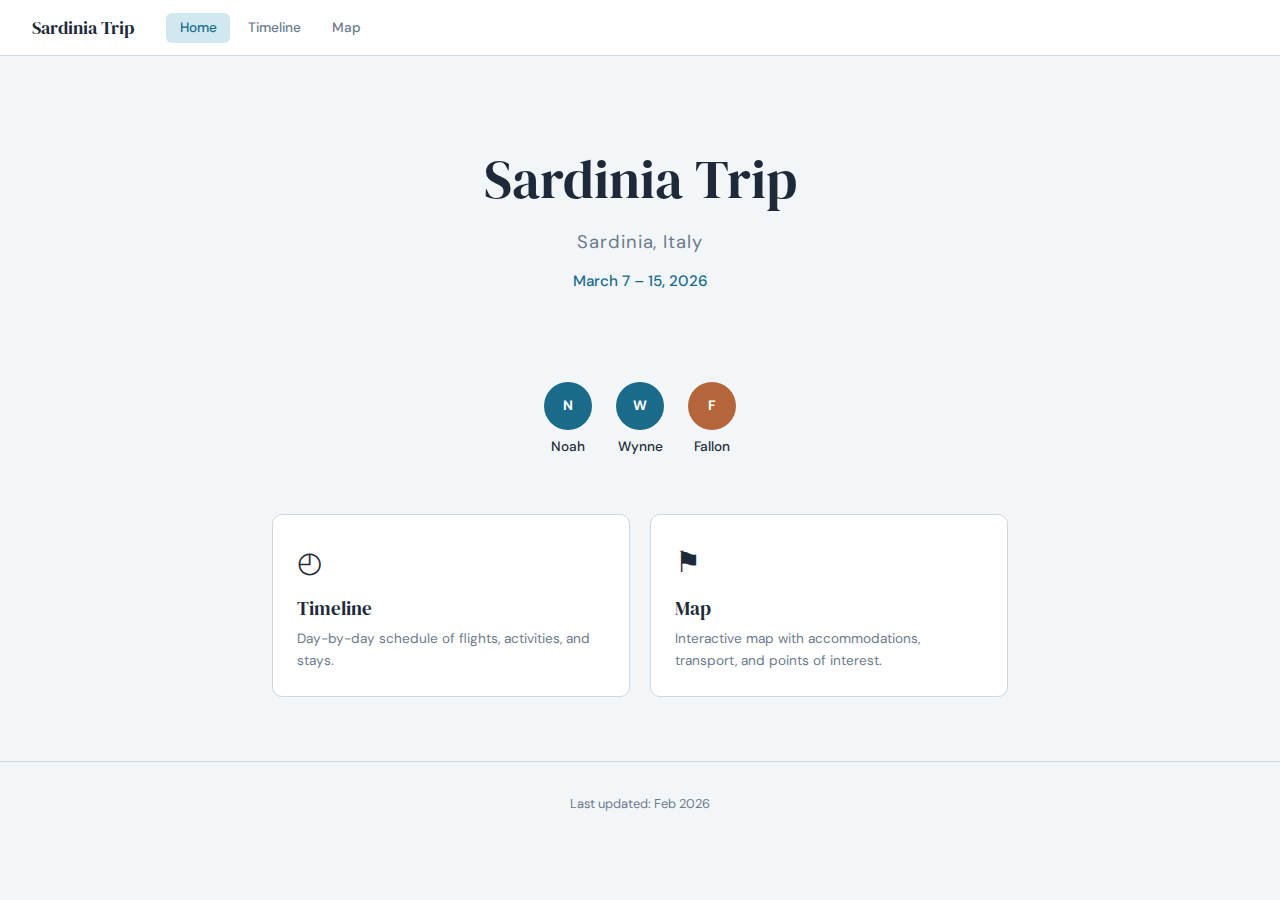
<file: index.html>
<!DOCTYPE html>
<html lang="en">
<head>
  <meta charset="UTF-8">
  <meta name="viewport" content="width=device-width, initial-scale=1.0">
  <title>Sardinia Trip</title>
  <link rel="stylesheet" href="styles.css">
  <style>
    .hero {
      text-align: center;
      padding: 5rem 2rem 3rem;
    }

    .hero h1 {
      font-family: 'DM Serif Display', serif;
      font-size: 3.4rem;
      font-weight: 400;
      margin-bottom: 0.3rem;
    }

    .hero .subtitle {
      font-size: 1.15rem;
      color: var(--muted);
      letter-spacing: 0.05em;
      margin-bottom: 0.75rem;
    }

    .hero .dates {
      font-size: 0.95rem;
      color: var(--accent);
      font-weight: 500;
    }

    .travelers {
      display: flex;
      justify-content: center;
      gap: 1.5rem;
      flex-wrap: wrap;
      margin: 2.5rem auto 3.5rem;
      max-width: 700px;
    }

    .traveler {
      display: flex;
      flex-direction: column;
      align-items: center;
      gap: 0.4rem;
    }

    .traveler-avatar {
      width: 48px;
      height: 48px;
      border-radius: 50%;
      display: flex;
      align-items: center;
      justify-content: center;
      font-weight: 700;
      font-size: 0.85rem;
      color: white;
    }

    .traveler-name {
      font-size: 0.85rem;
      font-weight: 500;
    }

    .cards {
      display: grid;
      grid-template-columns: repeat(auto-fit, minmax(240px, 1fr));
      gap: 1.25rem;
      max-width: 800px;
      margin: 0 auto 4rem;
      padding: 0 2rem;
    }

    .card {
      background: var(--card);
      border: 1px solid var(--border);
      border-radius: 10px;
      padding: 1.5rem;
      text-decoration: none;
      color: var(--text);
      transition: border-color 0.2s, box-shadow 0.2s;
    }

    .card:hover {
      border-color: var(--accent);
      box-shadow: 0 4px 16px rgba(0,0,0,0.06);
    }

    .card-icon {
      font-size: 1.8rem;
      margin-bottom: 0.5rem;
    }

    .card h2 {
      font-family: 'DM Serif Display', serif;
      font-size: 1.2rem;
      font-weight: 400;
      margin-bottom: 0.3rem;
    }

    .card p {
      font-size: 0.85rem;
      color: var(--muted);
    }

    .home-footer {
      text-align: center;
      padding: 2rem;
      font-size: 0.8rem;
      color: var(--muted);
      border-top: 1px solid var(--border);
    }

    @media (max-width: 600px) {
      .hero {
        padding: 3rem 1.25rem 2rem;
      }

      .hero h1 {
        font-size: 2.2rem;
      }

      .hero .subtitle {
        font-size: 1rem;
      }

      .travelers {
        gap: 1rem;
        margin: 1.5rem auto 2.5rem;
      }

      .cards {
        padding: 0 1.25rem;
        gap: 1rem;
      }
    }
  </style>
</head>
<body>
  <nav>
    <a class="nav-brand" href="index.html">Sardinia Trip</a>
    <ul class="nav-links">
      <li><a href="index.html" class="active">Home</a></li>
      <li><a href="timeline.html">Timeline</a></li>
      <li><a href="map.html">Map</a></li>
    </ul>
  </nav>

  <div class="hero">
    <h1>Sardinia Trip</h1>
    <div class="subtitle">Sardinia, Italy</div>
    <div class="dates">March 7 – 15, 2026</div>
  </div>

  <div class="travelers">
    <div class="traveler">
      <div class="traveler-avatar" style="background: var(--accent);">N</div>
      <div class="traveler-name">Noah</div>
    </div>
    <div class="traveler">
      <div class="traveler-avatar" style="background: var(--accent);">W</div>
      <div class="traveler-name">Wynne</div>
    </div>
    <div class="traveler">
      <div class="traveler-avatar" style="background: var(--blue);">F</div>
      <div class="traveler-name">Fallon</div>
    </div>
  </div>

  <div class="cards">
    <a class="card" href="timeline.html">
      <div class="card-icon">&#9716;</div>
      <h2>Timeline</h2>
      <p>Day-by-day schedule of flights, activities, and stays.</p>
    </a>
    <a class="card" href="map.html">
      <div class="card-icon">&#9873;</div>
      <h2>Map</h2>
      <p>Interactive map with accommodations, transport, and points of interest.</p>
    </a>
  </div>

  <div class="home-footer">
    Last updated: Feb 2026
  </div>
</body>
</html>
</file>
<file: styles.css>
@import url('https://fonts.googleapis.com/css2?family=DM+Sans:ital,wght@0,400;0,500;0,700;1,400&family=DM+Serif+Display&display=swap');

:root {
  --bg: #f3f6f9;
  --text: #1e2a3a;
  --muted: #6b7a8d;
  --accent: #1a6b8a;
  --accent-light: #d0e8f0;
  --blue: #b5653a;
  --blue-light: #f3e0d3;
  --green: #4a8a6a;
  --green-light: #d6eddf;
  --purple: #6e7b9a;
  --purple-light: #e0e4ef;
  --border: #d0d6de;
  --card: #ffffff;
}

* { margin: 0; padding: 0; box-sizing: border-box; }

body {
  font-family: 'DM Sans', sans-serif;
  background: var(--bg);
  color: var(--text);
  line-height: 1.6;
}

/* ── Navigation ── */

nav {
  background: var(--card);
  border-bottom: 1px solid var(--border);
  padding: 0 2rem;
  display: flex;
  align-items: center;
  height: 56px;
  gap: 2rem;
  position: sticky;
  top: 0;
  z-index: 1000;
}

nav .nav-brand {
  font-family: 'DM Serif Display', serif;
  font-size: 1.15rem;
  color: var(--text);
  text-decoration: none;
  white-space: nowrap;
}

nav .nav-links {
  display: flex;
  gap: 0.25rem;
  list-style: none;
}

nav .nav-links a {
  text-decoration: none;
  font-size: 0.85rem;
  font-weight: 500;
  color: var(--muted);
  padding: 0.4rem 0.85rem;
  border-radius: 6px;
  transition: background 0.15s, color 0.15s;
}

nav .nav-links a:hover {
  background: var(--bg);
  color: var(--text);
}

nav .nav-links a.active {
  background: var(--accent-light);
  color: var(--accent);
}

/* ── Page container ── */

.page {
  max-width: 900px;
  margin: 0 auto;
  padding: 2rem;
}

/* ── Page header ── */

.page-header {
  text-align: center;
  margin-bottom: 3rem;
  padding-bottom: 2rem;
  border-bottom: 1px solid var(--border);
}

.page-header h1 {
  font-family: 'DM Serif Display', serif;
  font-size: 2.8rem;
  font-weight: 400;
  margin-bottom: 0.25rem;
}

.page-header .subtitle {
  font-size: 1.1rem;
  color: var(--muted);
  letter-spacing: 0.05em;
}

/* ── Footer ── */

.page-footer {
  text-align: center;
  margin-top: 3rem;
  padding-top: 1.5rem;
  border-top: 1px solid var(--border);
  font-size: 0.8rem;
  color: var(--muted);
}

/* ── Mobile nav ── */

@media (max-width: 600px) {
  nav {
    flex-wrap: wrap;
    height: auto;
    padding: 0.6rem 1rem;
    gap: 0.4rem;
  }

  nav .nav-brand {
    font-size: 1.05rem;
  }

  nav .nav-links {
    width: 100%;
    gap: 0.15rem;
  }

  nav .nav-links a {
    font-size: 0.78rem;
    padding: 0.3rem 0.6rem;
  }

  .page {
    padding: 1.25rem;
  }

  .page-header {
    margin-bottom: 2rem;
    padding-bottom: 1.25rem;
  }

  .page-header h1 {
    font-size: 2rem;
  }

  .page-header .subtitle {
    font-size: 0.95rem;
  }
}
</file>
